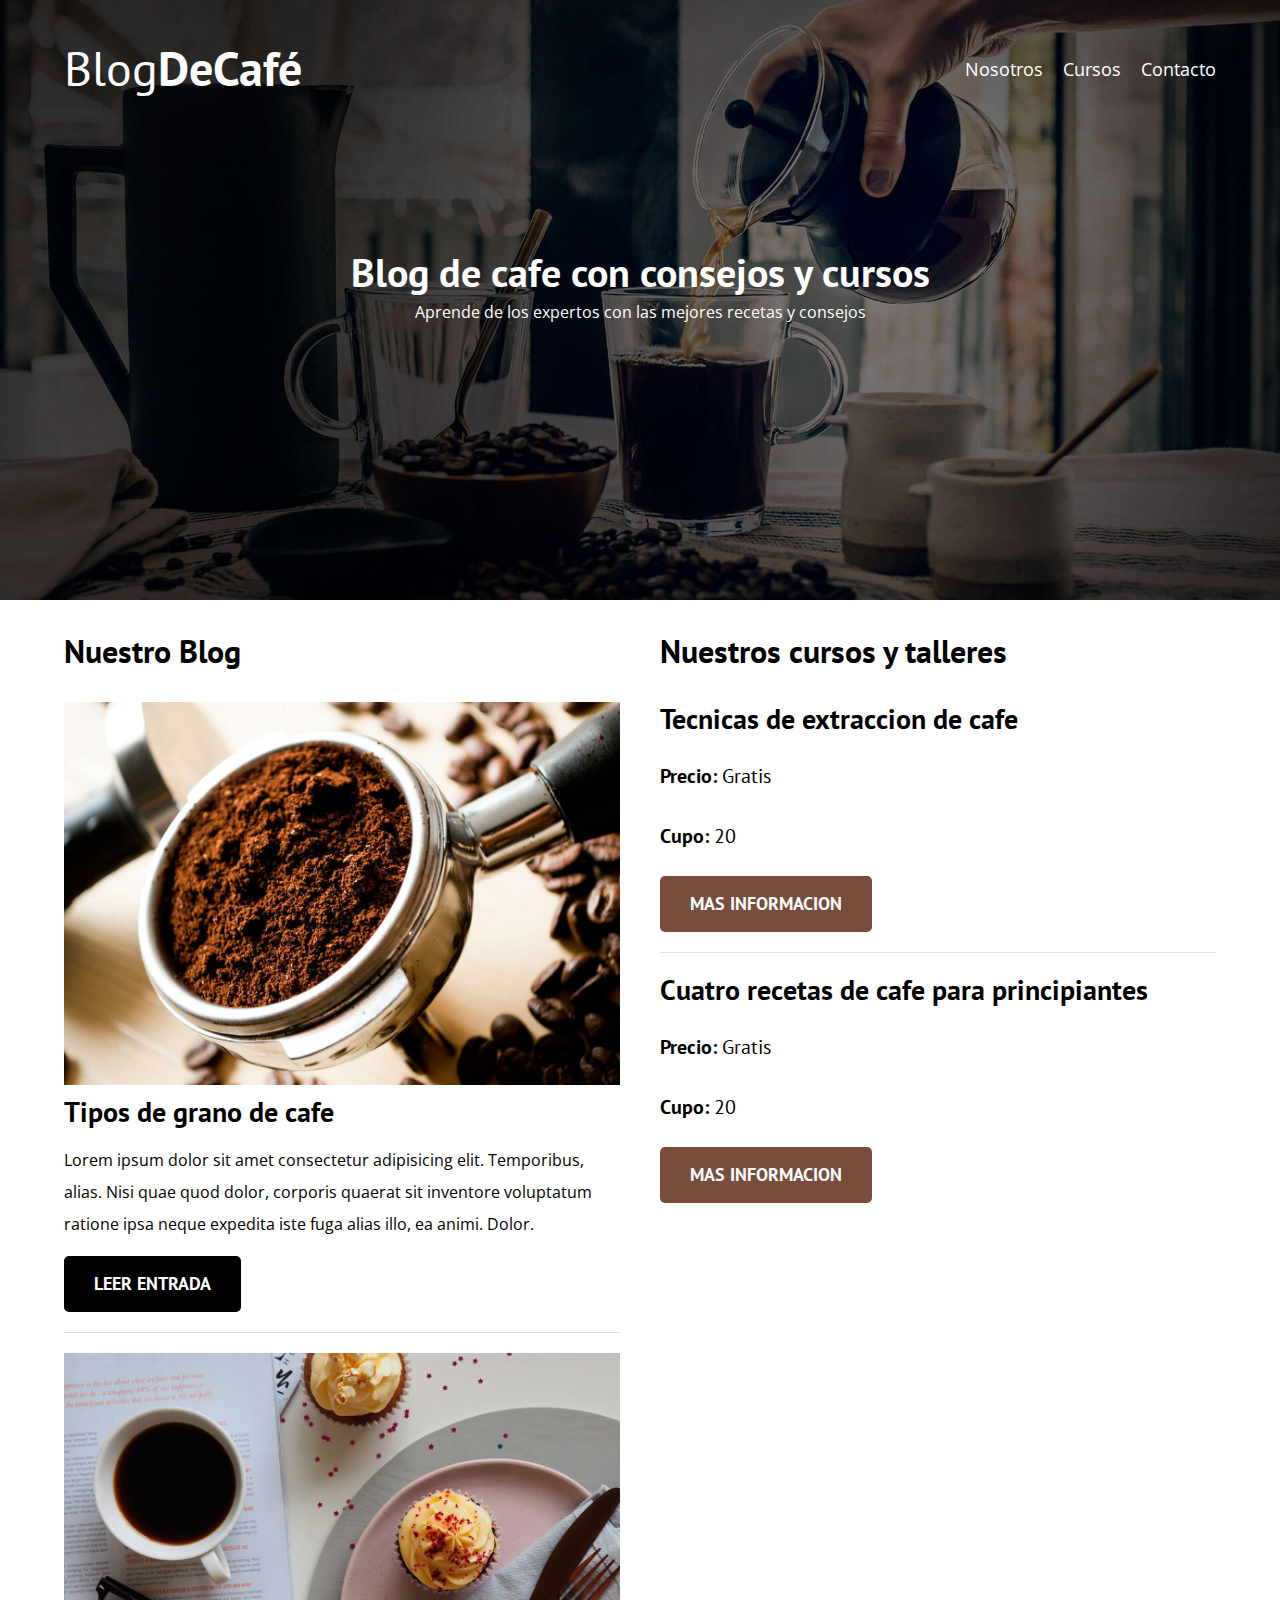
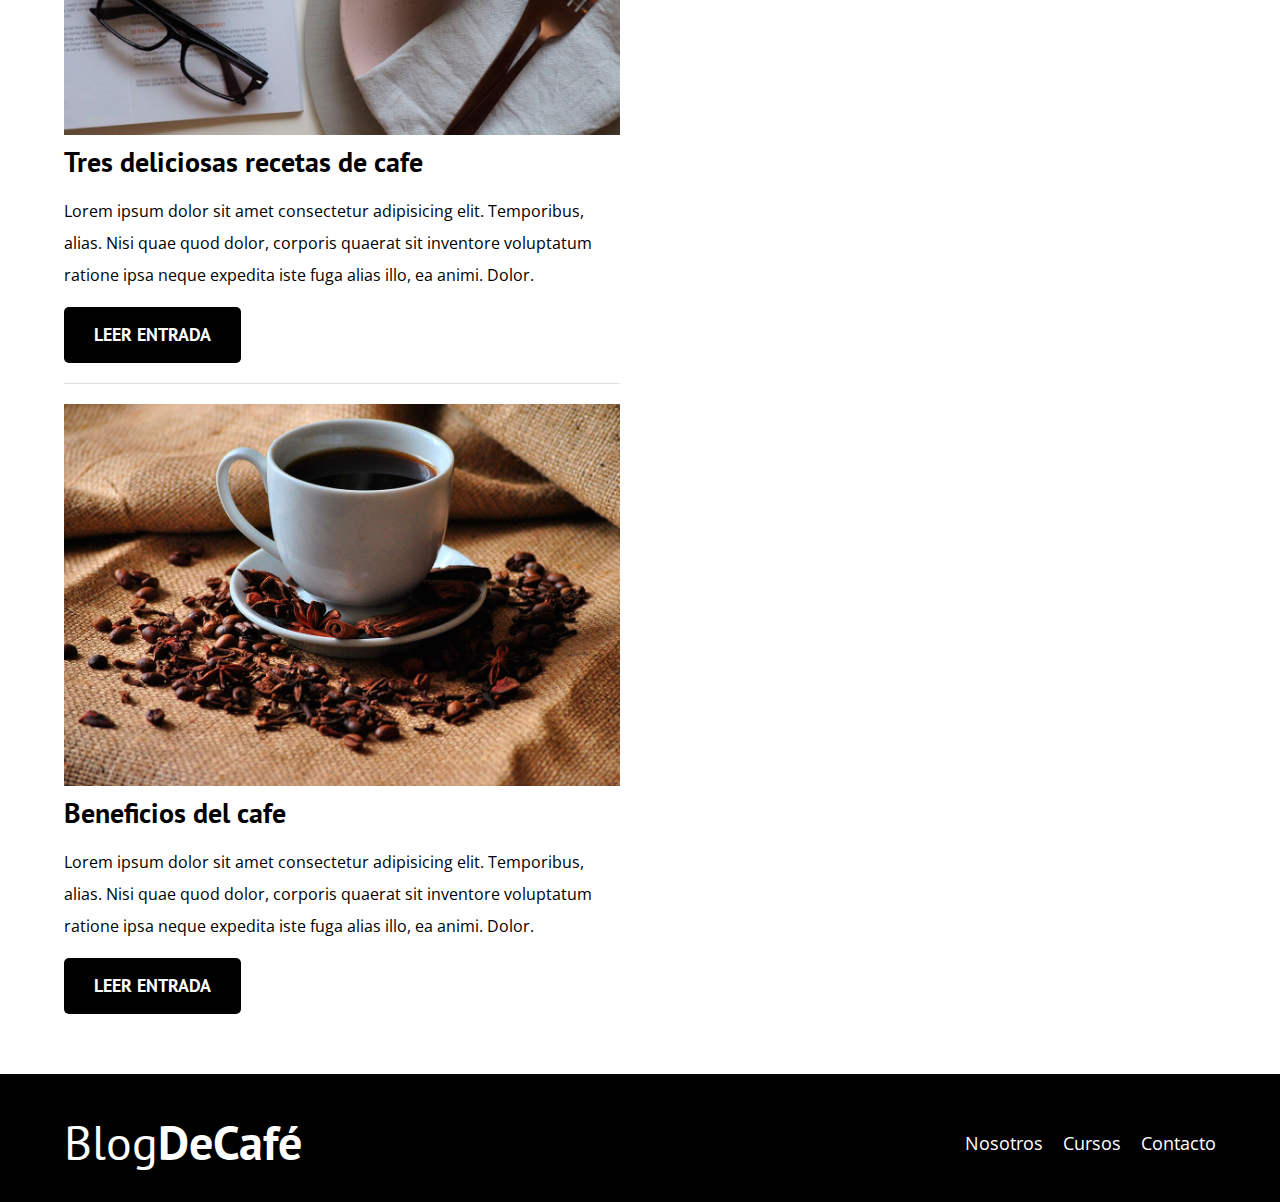
<file: BlogCafe/index.html>
<!DOCTYPE html>
<html lang="en">
<head>
    <meta charset="UTF-8">
    <meta name="viewport" content="width=device-width, initial-scale=1.0">
    <title>Blog de cafe</title>
    <link rel="stylesheet" href="CSS/normalize.css">
    <link rel="preconnect" href="https://fonts.googleapis.com">
    <link rel="preconnect" href="https://fonts.gstatic.com" crossorigin>
    <link href="https://fonts.googleapis.com/css2?family=Open+Sans:ital,wght@0,300..800;1,300..800&family=PT+Sans:ital,wght@0,400;0,700;1,400;1,700&display=swap" rel="stylesheet">
    <link rel="stylesheet" href="CSS/style.css">
</head>
<body>
    <header class= "header">
        <div class="contenedor">
            <div class="barra">
                <a href="index.html" class="logo">
                    <h1 class="logo__nombre no-margin centrar-texto">Blog<span class="logo__bold">DeCafé</span></h1>
                </a>
                <nav class="navegacion">
                    <a href="nosotros.html" class="navegacion__enlace">Nosotros</a>
                    <a href="cursos.html" class="navegacion__enlace">Cursos</a>
                    <a href="contacto.html" class="navegacion__enlace">Contacto</a>
                </nav>
            </div>
        </div>

        <div class="header__texto">
            <h2 class="no-margin">Blog de cafe con consejos y cursos</h2>
            <p class="no-margin">Aprende de los expertos con las mejores recetas y consejos</p>
        </div>
    </header>

    <div class="contenedor contenido-principal">
        <main class="blog">
            <h3>Nuestro Blog</h3>

            <article class="entrada">
                <div class="entrada__imagen">
                    <img src="img/blog1.jpg" alt="imagen blog">
                </div>

                <div class="entrada__contenido">
                    <h4 class="no-margin">Tipos de grano de cafe</h4>
                    <p>Lorem ipsum dolor sit amet consectetur adipisicing elit. Temporibus, alias. 
                        Nisi quae quod dolor, corporis quaerat sit inventore voluptatum ratione ipsa neque expedita iste fuga alias illo, 
                        ea animi. Dolor.
                    </p>
                    <a href="entrada.html" class="boton boton--primario">Leer Entrada</a>
                </div>
            </article>
            <article class="entrada">
                <div class="entrada__imagen">
                    <img src="img/blog2.jpg" alt="imagen blog">
                </div>

                <div class="entrada__contenido">
                    <h4 class="no-margin">Tres deliciosas recetas de cafe</h4>
                    <p>Lorem ipsum dolor sit amet consectetur adipisicing elit. Temporibus, alias. 
                        Nisi quae quod dolor, corporis quaerat sit inventore voluptatum ratione ipsa neque expedita iste fuga alias illo, 
                        ea animi. Dolor.
                    </p>
                    <a href="entrada.html" class="boton boton--primario">Leer Entrada</a>
                </div>
            </article>
            <article class="entrada">
                <div class="entrada__imagen">
                    <img src="img/blog3.jpg" alt="imagen blog">
                </div>

                <div class="entrada__contenido">
                    <h4 class="no-margin">Beneficios del cafe</h4>
                    <p>Lorem ipsum dolor sit amet consectetur adipisicing elit. Temporibus, alias. 
                        Nisi quae quod dolor, corporis quaerat sit inventore voluptatum ratione ipsa neque expedita iste fuga alias illo, 
                        ea animi. Dolor.
                    </p>
                    <a href="entrada.html" class="boton boton--primario">Leer Entrada</a>
                </div>
            </article>
        </main>
        <aside class="sidebar">
            <h3>Nuestros cursos y talleres</h3>

            <ul class="cursos no-padding">
                <li class="widget-curso">
                    <h4 class="no-margin">Tecnicas de extraccion de cafe</h4>
                    <p class="widget-curso__label">Precio: <span class="widget-curso__info">Gratis</span></p>
                    <p class="widget-curso__label">Cupo: <span class="widget-curso__info">20</span></p>
                    <a href="entrada.html" class="boton boton--secundario">Mas informacion</a>
                </li>
                <li class="widget-curso">
                    <h4 class="no-margin">Cuatro recetas de cafe para principiantes</h4>
                    <p class="widget-curso__label">Precio: <span class="widget-curso__info">Gratis</span></p>
                    <p class="widget-curso__label">Cupo: <span class="widget-curso__info">20</span></p>
                    <a href="entrada.html" class="boton boton--secundario">Mas informacion</a>
                </li>
            </ul>
        </aside>
    </div>

    <footer class="footer">
        <div class="contenedor">
            <div class="barra">
                <a href="index.html" class="logo">
                    <h1 class="logo__nombre no-margin centrar-texto">Blog<span class="logo__bold">DeCafé</span></h1>
                </a>
                <nav class="navegacion">
                    <a href="nosotros.html" class="navegacion__enlace">Nosotros</a>
                    <a href="cursos.html" class="navegacion__enlace">Cursos</a>
                    <a href="contacto.html" class="navegacion__enlace">Contacto</a>
                </nav>
            </div> 
        </div>
    </footer>
</body>
</html>
</file>
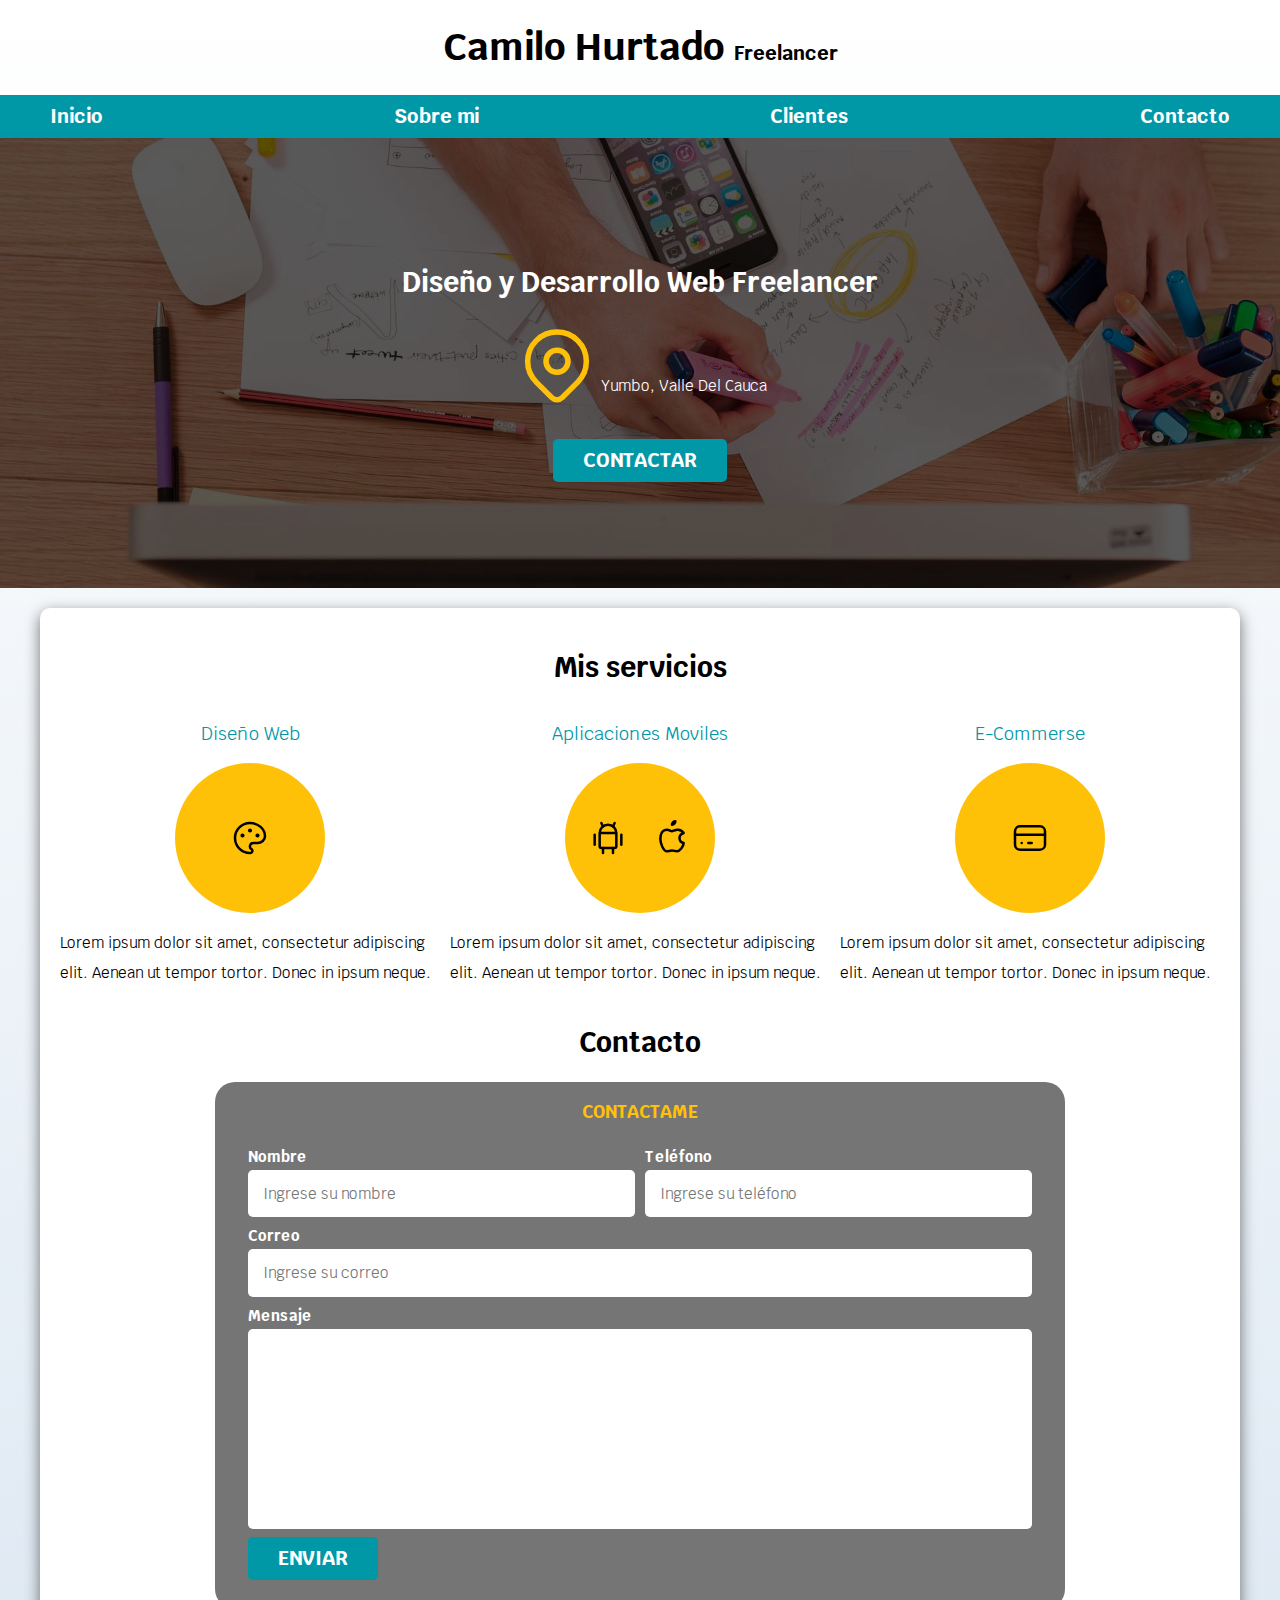
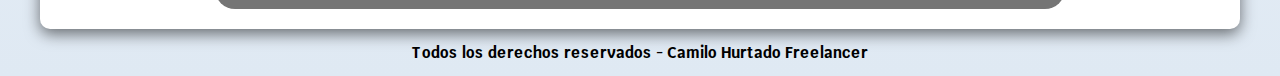
<file: Freelancer/index.html>
<!DOCTYPE html>
<html lang="en">
<head>
    <meta charset="UTF-8">
    <meta http-equiv="X-UA-Compatible" content="IE=edge">
    <meta name="viewport" content="width=device-width, initial-scale=1.0">
    <title>Diseñador Freelancer</title>
    <link rel="preload" href="CSS/normalize.css" as="style">
    <link rel="stylesheet" href="CSS/normalize.css">
    <link href="https://fonts.googleapis.com/css2?family=Krub:wght@400;700&display=swap" rel="stylesheet">
    <link rel="preload" href="CSS/style.css" as="style">
    <link rel="stylesheet" href="CSS/style.css">
</head>
<body>
    <header>
        <h1 class="titulo">Camilo Hurtado <span>Freelancer</span></h1>
    </header>

    <div class="nav-bg">
        <nav class="navegacion-principal contenedor">
            <a href="#">Inicio</a>
            <a href="nosotros.html">Sobre mi</a>
            <a href="#">Clientes</a>
            <a href="#">Contacto</a>
        </nav>
    </div>

    <section class="hero">
        <div class="contenido-hero">
            <h2>Diseño y Desarrollo Web <span>Freelancer</span></h2>
        
            <div class="ubicacion">
                <svg xmlns="http://www.w3.org/2000/svg" class="icon icon-tabler icon-tabler-map-pin" width="88" height="88" viewBox="0 0 24 24" stroke-width="1.5" stroke="#ffc107" fill="none" stroke-linecap="round" stroke-linejoin="round">
                    <path stroke="none" d="M0 0h24v24H0z" fill="none"/>
                    <circle cx="12" cy="11" r="3" />
                    <path d="M17.657 16.657l-4.243 4.243a2 2 0 0 1 -2.827 0l-4.244 -4.243a8 8 0 1 1 11.314 0z" />
                </svg>
                <p>Yumbo, Valle Del Cauca</p>
            </div>
    
            <a class="boton" href="#">Contactar</a>
        </div>
    </section>

    <main class="contenedor sombra">
        <h2>Mis servicios</h2>

        <div class="servicios">
            <section class="servicio">
                <h3>Diseño Web</h3>

                <div class="iconos">
                    <svg xmlns="http://www.w3.org/2000/svg" class="icon icon-tabler icon-tabler-palette" width="40" height="40" viewBox="0 0 24 24" stroke-width="1.5" stroke="#000000" fill="none" stroke-linecap="round" stroke-linejoin="round">
                        <path stroke="none" d="M0 0h24v24H0z" fill="none"/>
                        <path d="M12 21a9 9 0 1 1 0 -18a9 8 0 0 1 9 8a4.5 4 0 0 1 -4.5 4h-2.5a2 2 0 0 0 -1 3.75a1.3 1.3 0 0 1 -1 2.25" />
                        <circle cx="7.5" cy="10.5" r=".5" fill="currentColor" />
                        <circle cx="12" cy="7.5" r=".5" fill="currentColor" />
                        <circle cx="16.5" cy="10.5" r=".5" fill="currentColor" />
                    </svg>
                </div>

                <p>Lorem ipsum dolor sit amet, consectetur adipiscing elit. 
                Aenean ut tempor tortor. Donec in ipsum neque.</p>
            </section>

            <section class="servicio">
                <h3>Aplicaciones Moviles</h3>

                <div class="iconos">
                    <svg xmlns="http://www.w3.org/2000/svg" class="icon icon-tabler icon-tabler-brand-android" width="40" height="40" viewBox="0 0 24 24" stroke-width="1.5" stroke="#000000" fill="none" stroke-linecap="round" stroke-linejoin="round">
                        <path stroke="none" d="M0 0h24v24H0z" fill="none"/>
                        <line x1="4" y1="10" x2="4" y2="16" />
                        <line x1="20" y1="10" x2="20" y2="16" />
                        <path d="M7 9h10v8a1 1 0 0 1 -1 1h-8a1 1 0 0 1 -1 -1v-8a5 5 0 0 1 10 0" />
                        <line x1="8" y1="3" x2="9" y2="5" />
                        <line x1="16" y1="3" x2="15" y2="5" />
                        <line x1="9" y1="18" x2="9" y2="21" />
                        <line x1="15" y1="18" x2="15" y2="21" />
                    </svg>
                    <svg xmlns="http://www.w3.org/2000/svg" class="icon icon-tabler icon-tabler-brand-apple" width="40" height="40" viewBox="0 0 24 24" stroke-width="1.5" stroke="#000000" fill="none" stroke-linecap="round" stroke-linejoin="round">
                        <path stroke="none" d="M0 0h24v24H0z" fill="none"/>
                        <path d="M9 7c-3 0 -4 3 -4 5.5c0 3 2 7.5 4 7.5c1.088 -.046 1.679 -.5 3 -.5c1.312 0 1.5 .5 3 .5s4 -3 4 -5c-.028 -.01 -2.472 -.403 -2.5 -3c-.019 -2.17 2.416 -2.954 2.5 -3c-1.023 -1.492 -2.951 -1.963 -3.5 -2c-1.433 -.111 -2.83 1 -3.5 1c-.68 0 -1.9 -1 -3 -1z" />
                        <path d="M12 4a2 2 0 0 0 2 -2a2 2 0 0 0 -2 2" />
                    </svg>
                </div>

                <p>Lorem ipsum dolor sit amet, consectetur adipiscing elit. 
                Aenean ut tempor tortor. Donec in ipsum neque.</p>
            </section>

            <section class="servicio">
                <h3>E-Commerse</h3>

                <div class="iconos">
                    <svg xmlns="http://www.w3.org/2000/svg" class="icon icon-tabler icon-tabler-credit-card" width="40" height="40" viewBox="0 0 24 24" stroke-width="1.5" stroke="#000000" fill="none" stroke-linecap="round" stroke-linejoin="round">
                        <path stroke="none" d="M0 0h24v24H0z" fill="none"/>
                        <rect x="3" y="5" width="18" height="14" rx="3" />
                        <line x1="3" y1="10" x2="21" y2="10" />
                        <line x1="7" y1="15" x2="7.01" y2="15" />
                        <line x1="11" y1="15" x2="13" y2="15" />
                    </svg>
                </div>

                <p>Lorem ipsum dolor sit amet, consectetur adipiscing elit. 
                Aenean ut tempor tortor. Donec in ipsum neque.</p>
            </section>
        </div> <!--Cierre de clase de servicios-->
    
    
        <section>
            <h2>Contacto</h2>

            <form class="formulario">
                <fieldset>
                    <legend>Contactame</legend>

                    <div class="contenedor-campos">
                        <div class="campo">
                            <label>Nombre</label>
                            <input class="input-text" type="text" placeholder="Ingrese su nombre">
                        </div>

                        <div class="campo">
                            <label>Teléfono</label>
                            <input class="input-text" type="tel" placeholder="Ingrese su teléfono">
                        </div>

                        <div class="campo">
                            <label>Correo</label>
                            <input class="input-text" type="email" placeholder="Ingrese su correo">
                        </div>

                        <div class="campo">
                            <label>Mensaje</label>
                            <textarea class="input-text"></textarea>
                        </div>
                    </div> <!--contenedor campos-->

                    <div class="alinear-derecha flex">
                        <input class="boton w-small-100" type="submit" value="Enviar">
                    </div>
                </fieldset>
            </form>
        </section>
    </main>

    <footer class="footer">
        <p>Todos los derechos reservados - Camilo Hurtado Freelancer</p>
    </footer>
</body>
</html>
</file>
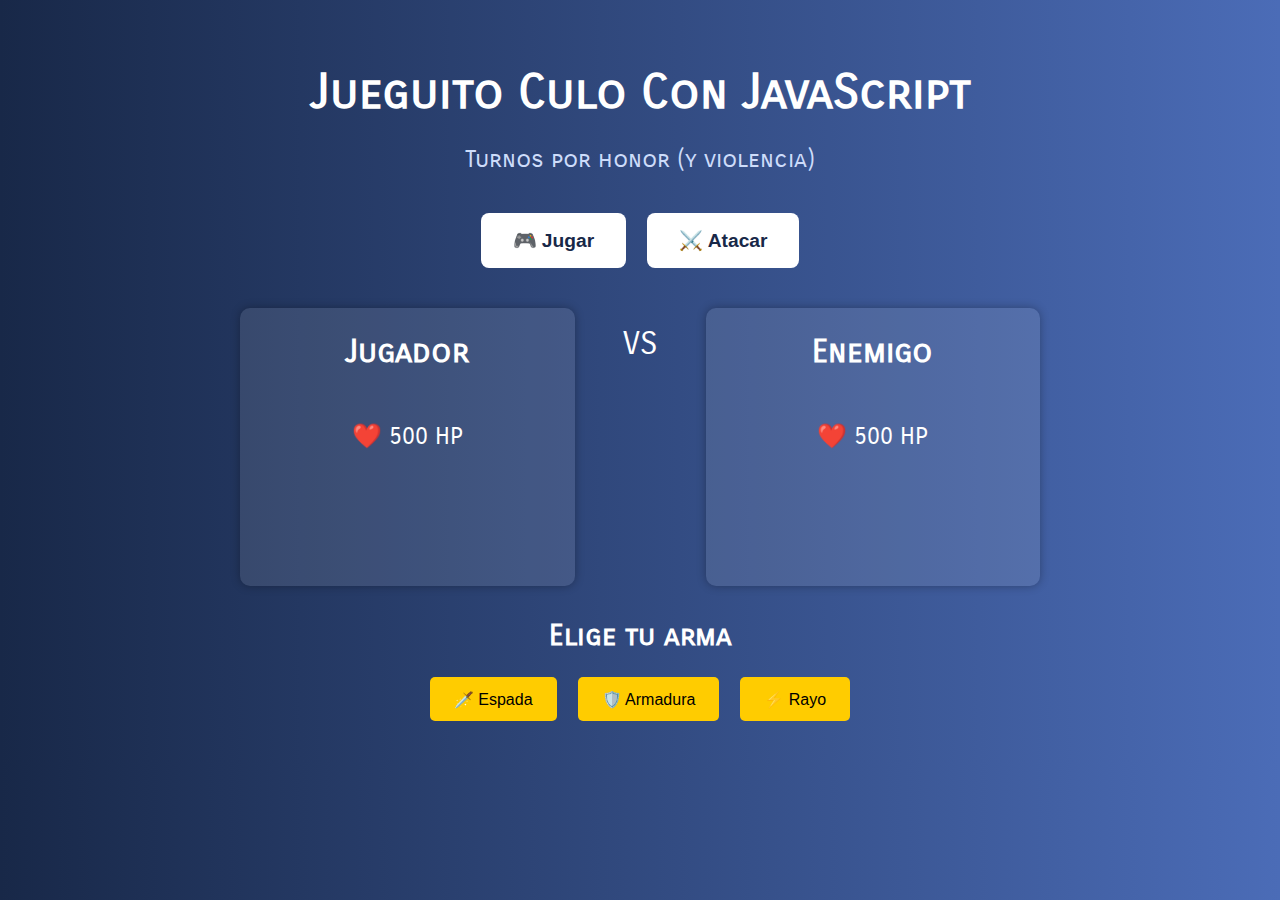
<file: Juego Culo/index.html>
<!DOCTYPE html>
<html lang="en">
<head>
    <meta charset="UTF-8">
    <meta name="viewport" content="width=device-width, initial-scale=1.0">
    <title>Juego de Turnos</title>
    <link href="https://fonts.googleapis.com/css2?family=Carrois+Gothic+SC&display=swap" rel="stylesheet">
    <link rel="stylesheet" href="css/style.css">
</head>
<body>

    <div class="container">
        <h1>Jueguito Culo Con JavaScript</h1>
        <p class="subtitulo">Turnos por honor (y violencia)</p>
    
        <p id="estadoJuego" class="mensaje-arma"></p>
        <p id="mensajeCritico" class="mensaje-arma fade-target"></p> <!-- Agrega clase objetivo de fade -->
    
        <div class="panel-control">
            <button id="btnJugar">🎮 Jugar</button>
            <button id="btnAtacar">⚔️ Atacar</button>
        </div>
    
        <div class="campo-batalla">
            <div class="tarjeta" id="tarjetaJugador"> <!-- ID para aplicar temblor si el jugador recibe critico     -->
                <h2 id="nombreJugador">Jugador</h2>
                <p>❤️ <span id="vidaJugador">500</span> HP</p>
                <p id="armaJugador" class="mensaje-arma"></p>
                <p id="mensajeCriticoJugador"></p>
            </div>
    
            <div class="vs">VS</div>
    
            <div class="tarjeta enemigo" id="tarjetaEnemigo"> <!-- ID para aplicar temblor si el enemigo recibe critico-->
                <h2 id="nombreEnemigo">Enemigo</h2>
                <p>❤️ <span id="vidaEnemigo">500</span> HP</p>
                <p id="armaEnemigoElegida" class="mensaje-arma"></p>
                <p id="mensajeCriticoEnemigo"></p>
            </div>
        </div>
    
        <div class="panel-armas">
            <h3>Elige tu arma</h3>
            <button id="btnEspada">🗡️ Espada</button>
            <button id="btnSalud">🛡️ Armadura</button>
            <button id="btnRayo">⚡ Rayo</button>
        </div>
    </div>    

    <script src="js/scriptJuego.js"></script>
    <script src="js/practica.js"></script>
</body>
</html>
</file>
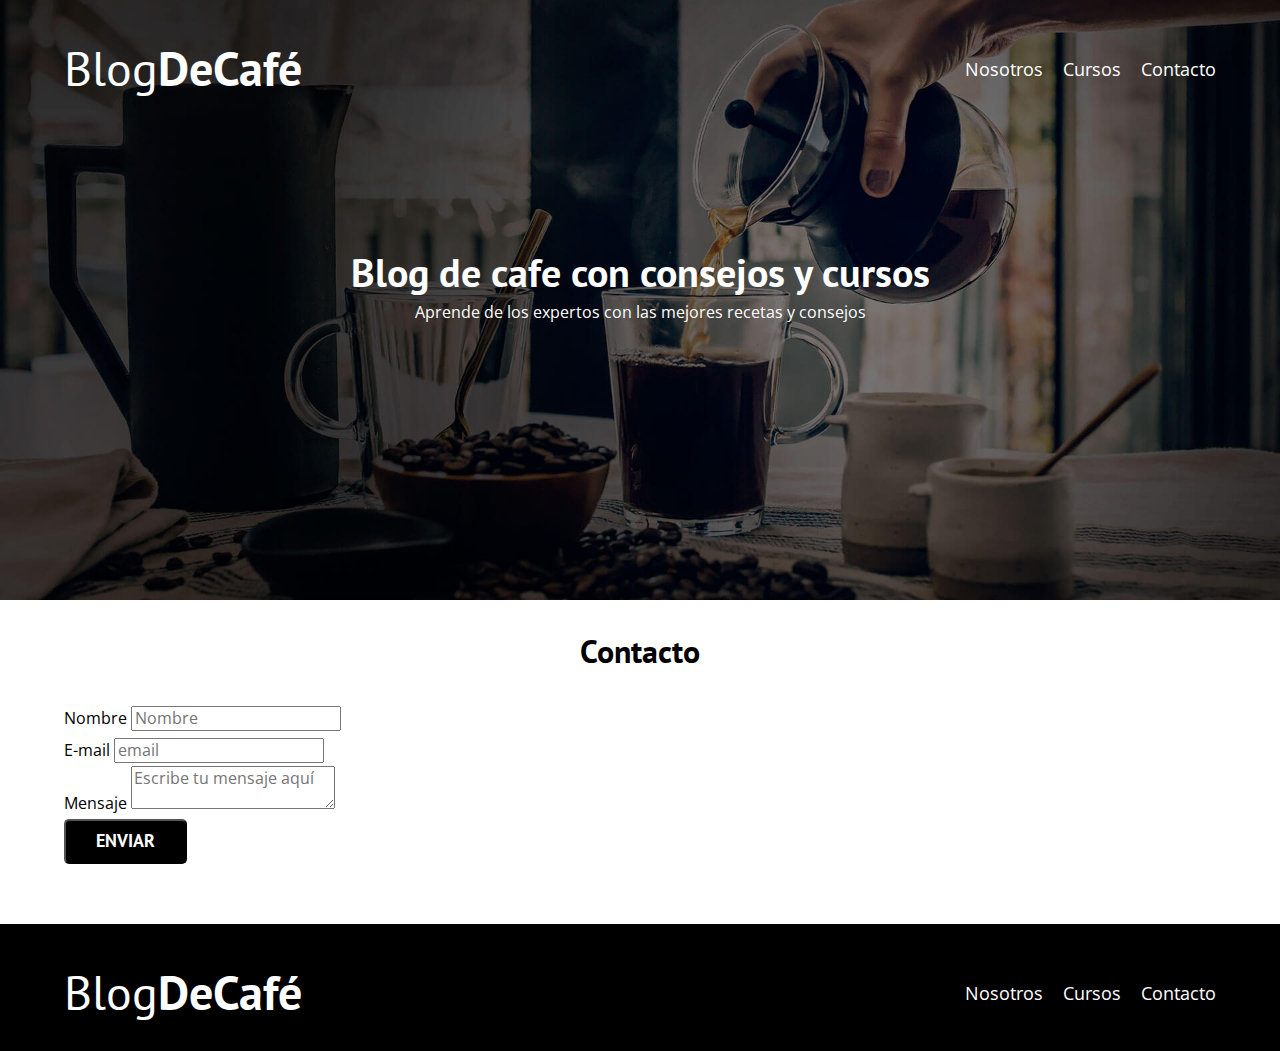
<file: BlogCafe/contacto.html>
<!DOCTYPE html>
<html lang="en">
<head>
    <meta charset="UTF-8">
    <meta name="viewport" content="width=device-width, initial-scale=1.0">
    <title>Blog de cafe</title>
    <link rel="stylesheet" href="CSS/normalize.css">
    <link rel="preconnect" href="https://fonts.googleapis.com">
    <link rel="preconnect" href="https://fonts.gstatic.com" crossorigin>
    <link href="https://fonts.googleapis.com/css2?family=Open+Sans:ital,wght@0,300..800;1,300..800&family=PT+Sans:ital,wght@0,400;0,700;1,400;1,700&display=swap" rel="stylesheet">
    <link rel="stylesheet" href="CSS/style.css">
</head>
<body>
    <header class= "header">
        <div class="contenedor">
            <div class="barra">
                <a href="index.html" class="logo">
                    <h1 class="logo__nombre no-margin centrar-texto">Blog<span class="logo__bold">DeCafé</span></h1>
                </a>
                <nav class="navegacion">
                    <a href="nosotros.html" class="navegacion__enlace">Nosotros</a>
                    <a href="cursos.html" class="navegacion__enlace">Cursos</a>
                    <a href="contacto.html" class="navegacion__enlace">Contacto</a>
                </nav>
            </div>
        </div>

        <div class="header__texto">
            <h2 class="no-margin">Blog de cafe con consejos y cursos</h2>
            <p class="no-margin">Aprende de los expertos con las mejores recetas y consejos</p>
        </div>
    </header>

    <main class="contenedor">
        <h3 class="centrar-texto">Contacto</h3>

        <div class="contacto-bg"></div>

        <form class="formulario" action="#">
            <div class="campo">
                <label for="nombre">Nombre</label>
                <input type="text" placeholder="Nombre" id="nombre" required>
            </div>
            <div class="campo">
                <label for="email">E-mail</label>
                <input type="email" placeholder="email" id="email" required>
            </div>
            <div class="campo">
                <label for="mensaje">Mensaje</label>
                <textarea id="mensaje" placeholder="Escribe tu mensaje aquí" required></textarea>
            </div>

            <div class="campo">
                <input type="submit" value="Enviar" class="boton boton--primario">
            </div>
        </form>
    </main>

    <footer class="footer">
        <div class="contenedor">
            <div class="barra">
                <a href="index.html" class="logo">
                    <h1 class="logo__nombre no-margin centrar-texto">Blog<span class="logo__bold">DeCafé</span></h1>
                </a>
                <nav class="navegacion">
                    <a href="nosotros.html" class="navegacion__enlace">Nosotros</a>
                    <a href="cursos.html" class="navegacion__enlace">Cursos</a>
                    <a href="contacto.html" class="navegacion__enlace">Contacto</a>
                </nav>
            </div> 
        </div>
    </footer>
</body>
</html>
</file>
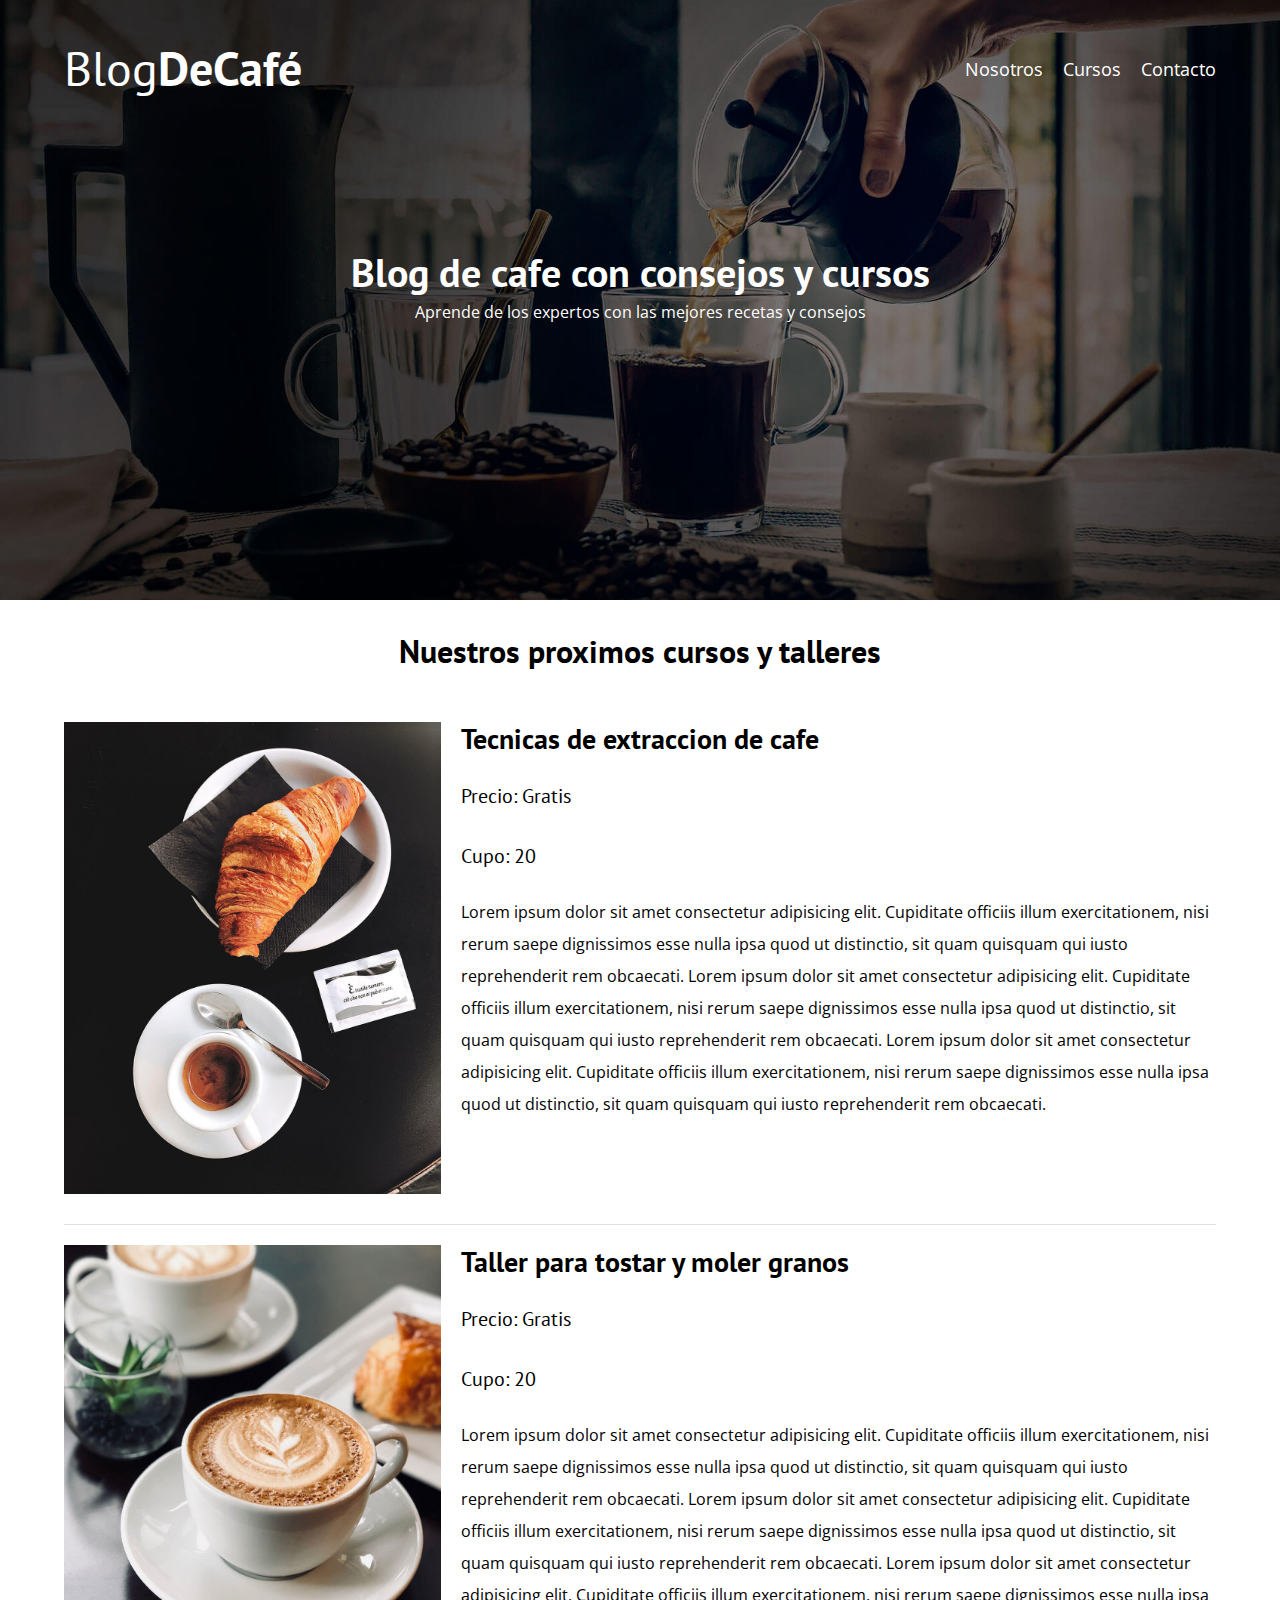
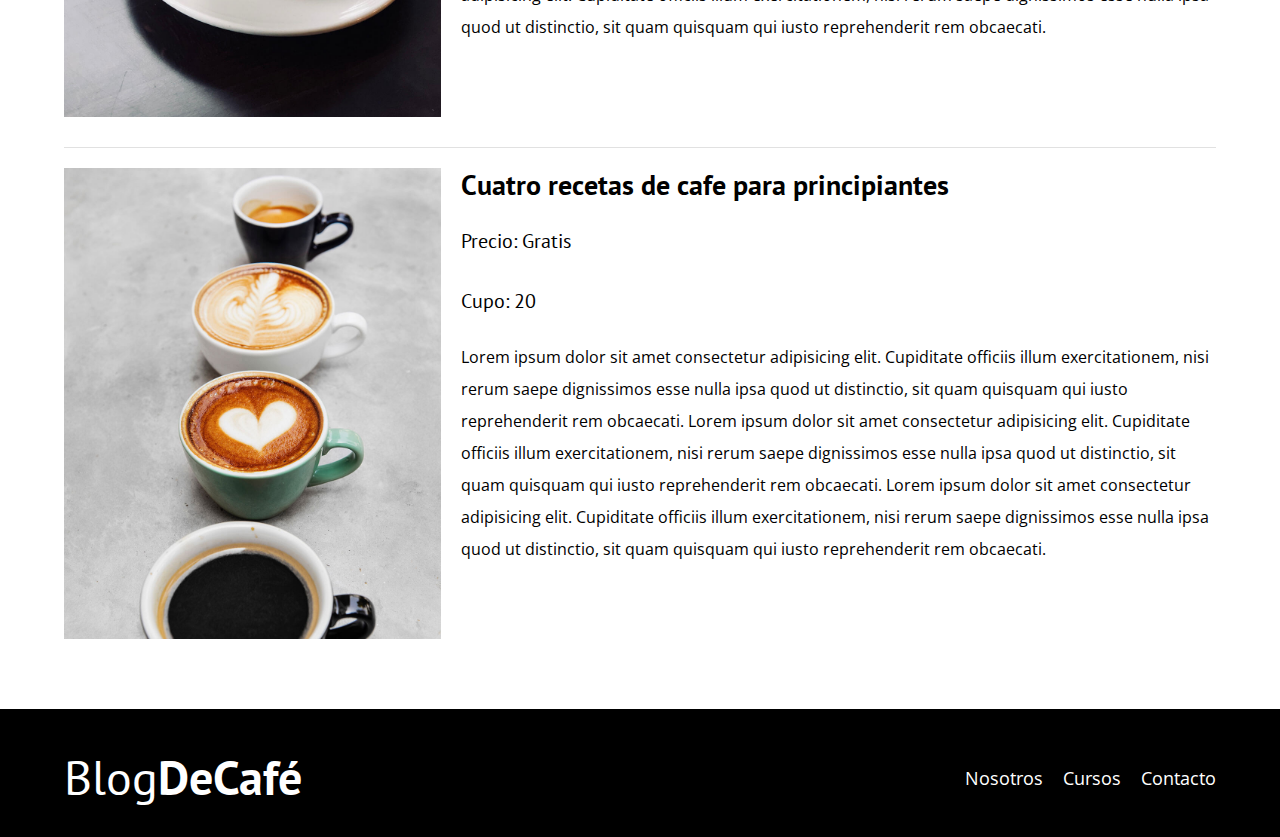
<file: BlogCafe/cursos.html>
<!DOCTYPE html>
<html lang="en">
<head>
    <meta charset="UTF-8">
    <meta name="viewport" content="width=device-width, initial-scale=1.0">
    <title>Blog de cafe</title>
    <link rel="stylesheet" href="CSS/normalize.css">
    <link rel="preconnect" href="https://fonts.googleapis.com">
    <link rel="preconnect" href="https://fonts.gstatic.com" crossorigin>
    <link href="https://fonts.googleapis.com/css2?family=Open+Sans:ital,wght@0,300..800;1,300..800&family=PT+Sans:ital,wght@0,400;0,700;1,400;1,700&display=swap" rel="stylesheet">
    <link rel="stylesheet" href="CSS/style.css">
</head>
<body>
    <header class= "header">
        <div class="contenedor">
            <div class="barra">
                <a href="index.html" class="logo">
                    <h1 class="logo__nombre no-margin centrar-texto">Blog<span class="logo__bold">DeCafé</span></h1>
                </a>
                <nav class="navegacion">
                    <a href="nosotros.html" class="navegacion__enlace">Nosotros</a>
                    <a href="cursos.html" class="navegacion__enlace">Cursos</a>
                    <a href="contacto.html" class="navegacion__enlace">Contacto</a>
                </nav>
            </div>
        </div>

        <div class="header__texto">
            <h2 class="no-margin">Blog de cafe con consejos y cursos</h2>
            <p class="no-margin">Aprende de los expertos con las mejores recetas y consejos</p>
        </div>
    </header>

    <main class="contenedor">
        <h3 class="centrar-texto">Nuestros proximos cursos y talleres</h3>

        <div class="curso">
            <div class="curso__imagen">
                <img src="img/curso1.jpg" alt="iamgen curso 1">
            </div>
            
            <div class="curso__informacion">
                <h4 class="no-margin">Tecnicas de extraccion de cafe</h4>
                <p class="curso__label">Precio: <span class="curso__info">Gratis</span></p>
                <p class="curso__label">Cupo: <span class="curso__info">20</span></p>
                <p class="curso__descripcion">
                    Lorem ipsum dolor sit amet consectetur adipisicing elit. 
                    Cupiditate officiis illum exercitationem, nisi rerum saepe 
                    dignissimos esse nulla ipsa quod ut distinctio, 
                    sit quam quisquam qui iusto reprehenderit rem obcaecati.
                    Lorem ipsum dolor sit amet consectetur adipisicing elit. 
                    Cupiditate officiis illum exercitationem, nisi rerum saepe 
                    dignissimos esse nulla ipsa quod ut distinctio, 
                    sit quam quisquam qui iusto reprehenderit rem obcaecati.
                    Lorem ipsum dolor sit amet consectetur adipisicing elit. 
                    Cupiditate officiis illum exercitationem, nisi rerum saepe 
                    dignissimos esse nulla ipsa quod ut distinctio, 
                    sit quam quisquam qui iusto reprehenderit rem obcaecati.
                </p>
            </div><!-- Fin curso__informacion -->
        </div><!-- Fin curso -->

        <div class="curso">
            <div class="curso__imagen">
                <img src="img/curso2.jpg" alt="iamgen curso 1">
            </div>
            
            <div class="curso__informacion">
                <h4 class="no-margin">Taller para tostar y moler granos</h4>
                <p class="curso__label">Precio: <span class="curso__info">Gratis</span></p>
                <p class="curso__label">Cupo: <span class="curso__info">20</span></p>
                <p class="curso__descripcion">
                    Lorem ipsum dolor sit amet consectetur adipisicing elit. 
                    Cupiditate officiis illum exercitationem, nisi rerum saepe 
                    dignissimos esse nulla ipsa quod ut distinctio, 
                    sit quam quisquam qui iusto reprehenderit rem obcaecati.
                    Lorem ipsum dolor sit amet consectetur adipisicing elit. 
                    Cupiditate officiis illum exercitationem, nisi rerum saepe 
                    dignissimos esse nulla ipsa quod ut distinctio, 
                    sit quam quisquam qui iusto reprehenderit rem obcaecati.
                    Lorem ipsum dolor sit amet consectetur adipisicing elit. 
                    Cupiditate officiis illum exercitationem, nisi rerum saepe 
                    dignissimos esse nulla ipsa quod ut distinctio, 
                    sit quam quisquam qui iusto reprehenderit rem obcaecati.
                </p>
            </div><!-- Fin curso__informacion -->
        </div><!-- Fin curso -->

        <div class="curso">
            <div class="curso__imagen">
                <img src="img/curso3.jpg" alt="iamgen curso 1">
            </div>
            
            <div class="curso__informacion">
                <h4 class="no-margin">Cuatro recetas de cafe para principiantes</h4>
                <p class="curso__label">Precio: <span class="curso__info">Gratis</span></p>
                <p class="curso__label">Cupo: <span class="curso__info">20</span></p>
                <p class="curso__descripcion">
                    Lorem ipsum dolor sit amet consectetur adipisicing elit. 
                    Cupiditate officiis illum exercitationem, nisi rerum saepe 
                    dignissimos esse nulla ipsa quod ut distinctio, 
                    sit quam quisquam qui iusto reprehenderit rem obcaecati.
                    Lorem ipsum dolor sit amet consectetur adipisicing elit. 
                    Cupiditate officiis illum exercitationem, nisi rerum saepe 
                    dignissimos esse nulla ipsa quod ut distinctio, 
                    sit quam quisquam qui iusto reprehenderit rem obcaecati.
                    Lorem ipsum dolor sit amet consectetur adipisicing elit. 
                    Cupiditate officiis illum exercitationem, nisi rerum saepe 
                    dignissimos esse nulla ipsa quod ut distinctio, 
                    sit quam quisquam qui iusto reprehenderit rem obcaecati.
                </p>
            </div><!-- Fin curso__informacion -->
        </div><!-- Fin curso -->
    </main>

    <footer class="footer">
        <div class="contenedor">
            <div class="barra">
                <a href="index.html" class="logo">
                    <h1 class="logo__nombre no-margin centrar-texto">Blog<span class="logo__bold">DeCafé</span></h1>
                </a>
                <nav class="navegacion">
                    <a href="nosotros.html" class="navegacion__enlace">Nosotros</a>
                    <a href="cursos.html" class="navegacion__enlace">Cursos</a>
                    <a href="contacto.html" class="navegacion__enlace">Contacto</a>
                </nav>
            </div> 
        </div>
    </footer>
</body>
</html>
</file>
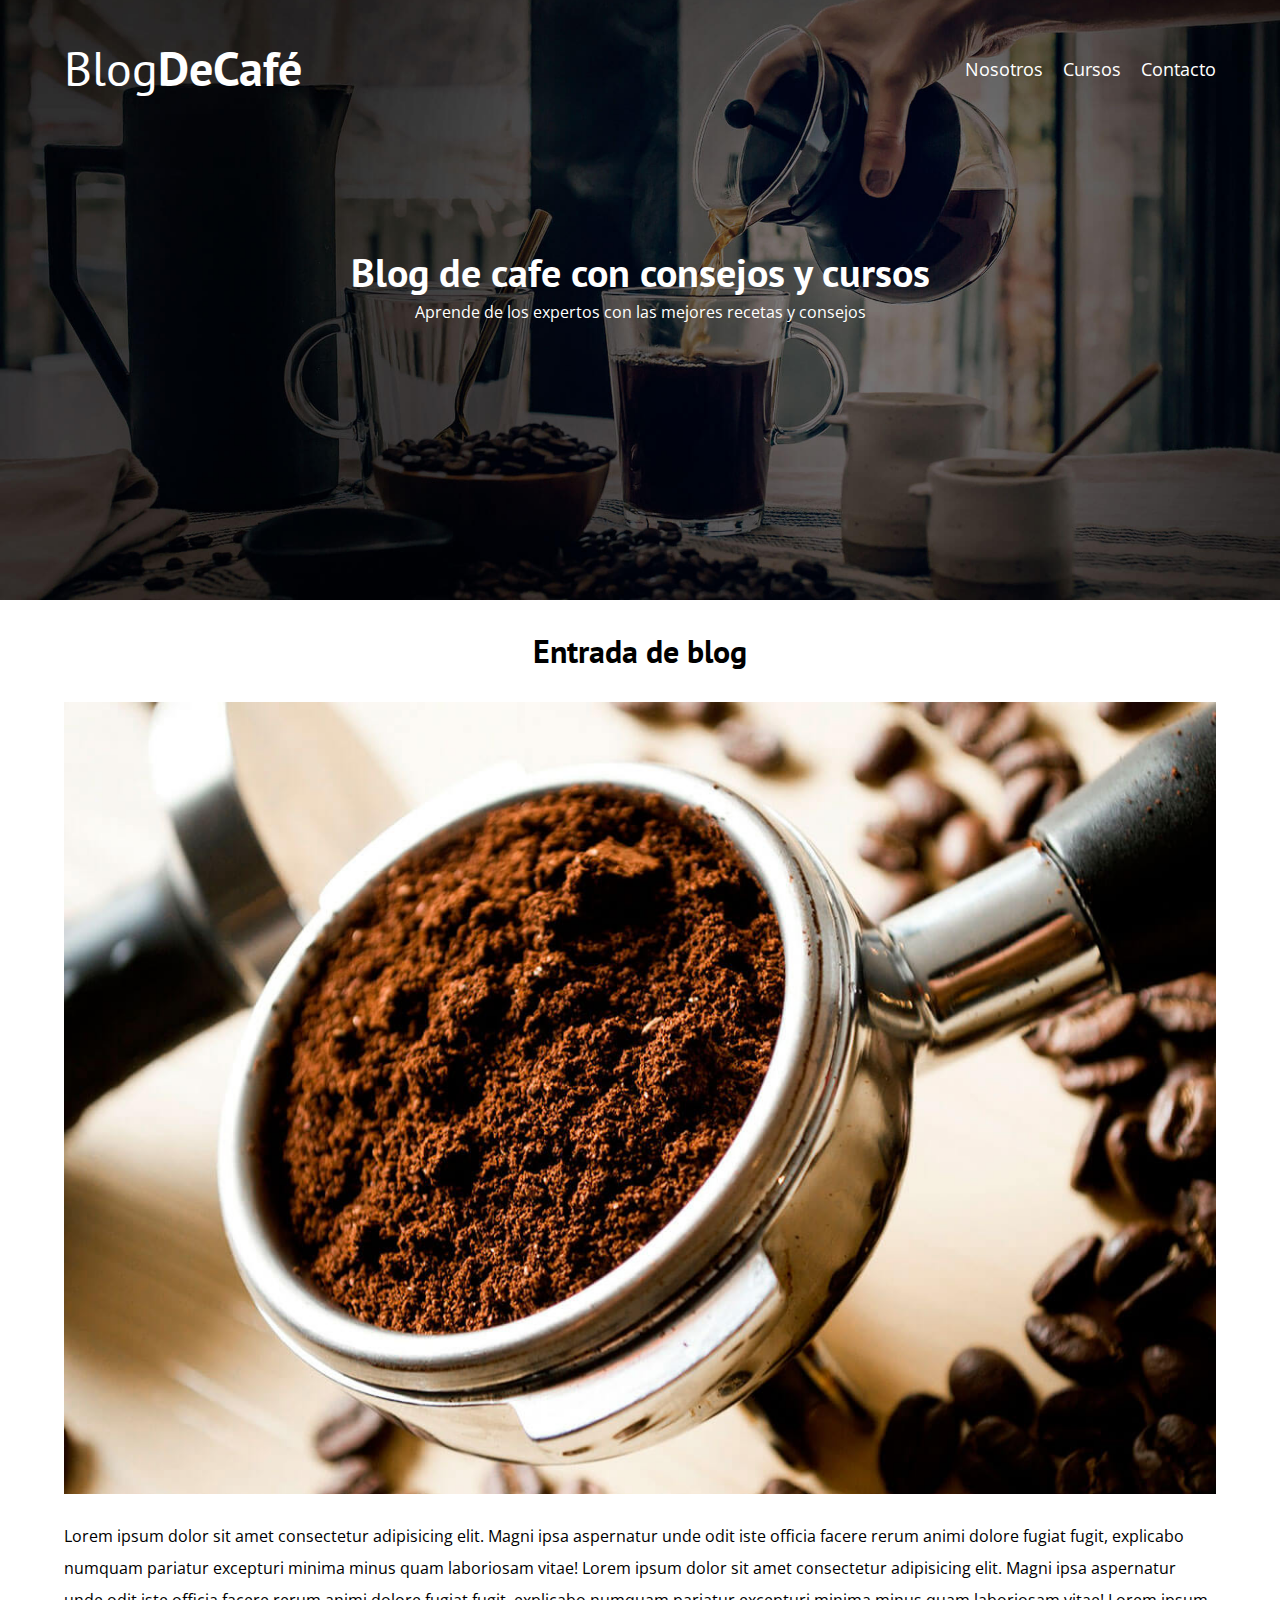
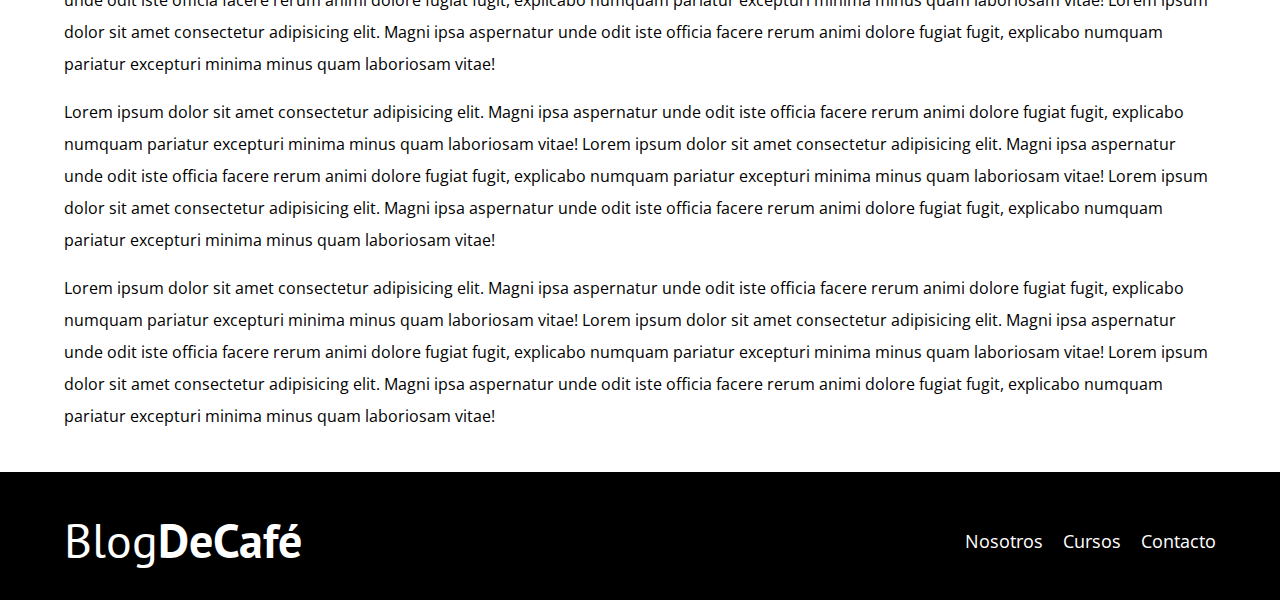
<file: BlogCafe/entrada.html>
<!DOCTYPE html>
<html lang="en">
<head>
    <meta charset="UTF-8">
    <meta name="viewport" content="width=device-width, initial-scale=1.0">
    <title>Blog de cafe</title>
    <link rel="stylesheet" href="CSS/normalize.css">
    <link rel="preconnect" href="https://fonts.googleapis.com">
    <link rel="preconnect" href="https://fonts.gstatic.com" crossorigin>
    <link href="https://fonts.googleapis.com/css2?family=Open+Sans:ital,wght@0,300..800;1,300..800&family=PT+Sans:ital,wght@0,400;0,700;1,400;1,700&display=swap" rel="stylesheet">
    <link rel="stylesheet" href="CSS/style.css">
</head>
<body>
    <header class= "header">
        <div class="contenedor">
            <div class="barra">
                <a href="index.html" class="logo">
                    <h1 class="logo__nombre no-margin centrar-texto">Blog<span class="logo__bold">DeCafé</span></h1>
                </a>
                <nav class="navegacion">
                    <a href="nosotros.html" class="navegacion__enlace">Nosotros</a>
                    <a href="cursos.html" class="navegacion__enlace">Cursos</a>
                    <a href="contacto.html" class="navegacion__enlace">Contacto</a>
                </nav>
            </div>
        </div>

        <div class="header__texto">
            <h2 class="no-margin">Blog de cafe con consejos y cursos</h2>
            <p class="no-margin">Aprende de los expertos con las mejores recetas y consejos</p>
        </div>
    </header>

    <main class="contenedor">
        <h3 class="centrar-texto">Entrada de blog</h3>

        <div class="entrada">
            <div class="entrada__imagen">
                <img src="img/blog1.jpg" alt="Entrada de blog">
            </div>
            <div class="entrada__texto">
                <p>Lorem ipsum dolor sit amet consectetur adipisicing elit. 
                Magni ipsa aspernatur unde odit iste officia facere rerum 
                animi dolore fugiat fugit, explicabo numquam pariatur excepturi 
                minima minus quam laboriosam vitae! Lorem ipsum dolor sit amet consectetur adipisicing elit. 
                Magni ipsa aspernatur unde odit iste officia facere rerum 
                animi dolore fugiat fugit, explicabo numquam pariatur excepturi 
                minima minus quam laboriosam vitae! Lorem ipsum dolor sit amet consectetur adipisicing elit. 
                Magni ipsa aspernatur unde odit iste officia facere rerum 
                animi dolore fugiat fugit, explicabo numquam pariatur excepturi 
                minima minus quam laboriosam vitae!</p>
                
                <p>Lorem ipsum dolor sit amet consectetur adipisicing elit. 
                Magni ipsa aspernatur unde odit iste officia facere rerum 
                animi dolore fugiat fugit, explicabo numquam pariatur excepturi 
                minima minus quam laboriosam vitae! Lorem ipsum dolor sit amet consectetur adipisicing elit. 
                Magni ipsa aspernatur unde odit iste officia facere rerum 
                animi dolore fugiat fugit, explicabo numquam pariatur excepturi 
                minima minus quam laboriosam vitae! Lorem ipsum dolor sit amet consectetur adipisicing elit. 
                Magni ipsa aspernatur unde odit iste officia facere rerum 
                animi dolore fugiat fugit, explicabo numquam pariatur excepturi 
                minima minus quam laboriosam vitae!</p>

                <p>Lorem ipsum dolor sit amet consectetur adipisicing elit. 
                Magni ipsa aspernatur unde odit iste officia facere rerum 
                animi dolore fugiat fugit, explicabo numquam pariatur excepturi 
                minima minus quam laboriosam vitae! Lorem ipsum dolor sit amet consectetur adipisicing elit. 
                Magni ipsa aspernatur unde odit iste officia facere rerum 
                animi dolore fugiat fugit, explicabo numquam pariatur excepturi 
                minima minus quam laboriosam vitae! Lorem ipsum dolor sit amet consectetur adipisicing elit. 
                Magni ipsa aspernatur unde odit iste officia facere rerum 
                animi dolore fugiat fugit, explicabo numquam pariatur excepturi 
                minima minus quam laboriosam vitae!</p>
            </div>
        </div>
    </main>

    <footer class="footer">
        <div class="contenedor">
            <div class="barra">
                <a href="index.html" class="logo">
                    <h1 class="logo__nombre no-margin centrar-texto">Blog<span class="logo__bold">DeCafé</span></h1>
                </a>
                <nav class="navegacion">
                    <a href="nosotros.html" class="navegacion__enlace">Nosotros</a>
                    <a href="cursos.html" class="navegacion__enlace">Cursos</a>
                    <a href="contacto.html" class="navegacion__enlace">Contacto</a>
                </nav>
            </div> 
        </div>
    </footer>
</body>
</html>
</file>
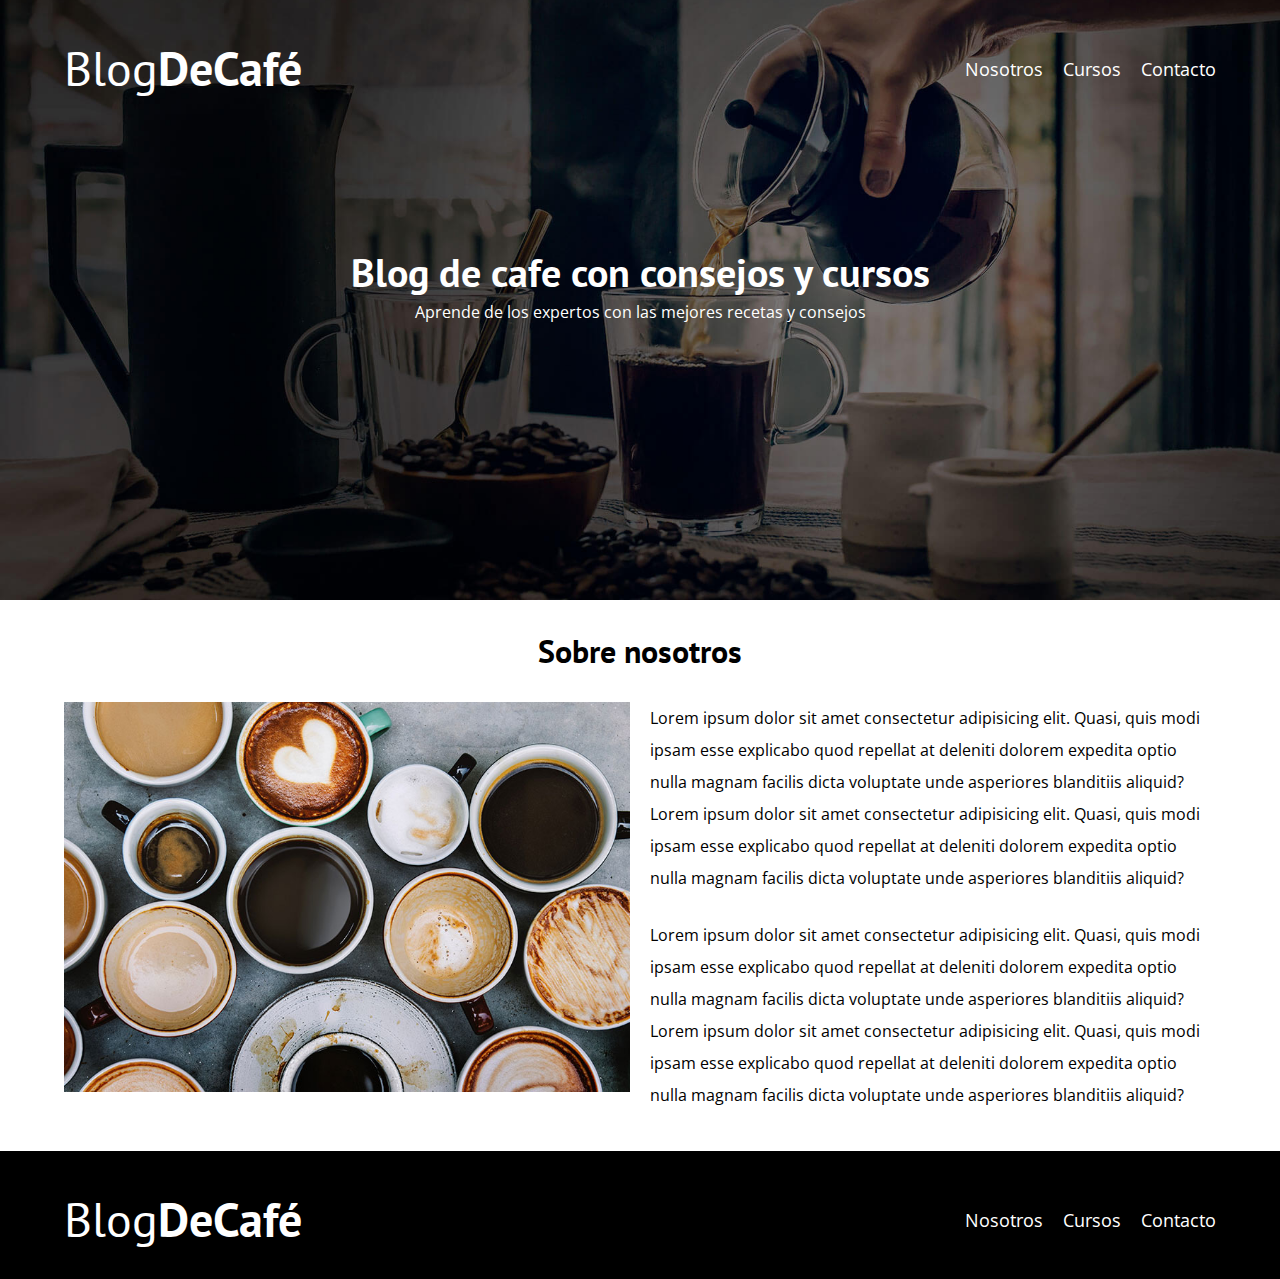
<file: BlogCafe/nosotros.html>
<!DOCTYPE html>
<html lang="en">
<head>
    <meta charset="UTF-8">
    <meta name="viewport" content="width=device-width, initial-scale=1.0">
    <title>Blog de cafe</title>
    <link rel="stylesheet" href="CSS/normalize.css">
    <link rel="preconnect" href="https://fonts.googleapis.com">
    <link rel="preconnect" href="https://fonts.gstatic.com" crossorigin>
    <link href="https://fonts.googleapis.com/css2?family=Open+Sans:ital,wght@0,300..800;1,300..800&family=PT+Sans:ital,wght@0,400;0,700;1,400;1,700&display=swap" rel="stylesheet">
    <link rel="stylesheet" href="CSS/style.css">
</head>
<body>
    <header class= "header">
        <div class="contenedor">
            <div class="barra">
                <a href="index.html" class="logo">
                    <h1 class="logo__nombre no-margin centrar-texto">Blog<span class="logo__bold">DeCafé</span></h1>
                </a>
                <nav class="navegacion">
                    <a href="nosotros.html" class="navegacion__enlace">Nosotros</a>
                    <a href="cursos.html" class="navegacion__enlace">Cursos</a>
                    <a href="contacto.html" class="navegacion__enlace">Contacto</a>
                </nav>
            </div>
        </div>

        <div class="header__texto">
            <h2 class="no-margin">Blog de cafe con consejos y cursos</h2>
            <p class="no-margin">Aprende de los expertos con las mejores recetas y consejos</p>
        </div>
    </header>

    <main class="contenedor">
        <h3 class="centrar-texto">Sobre nosotros</h3>
        <div class="sobre-nosotros">
            <div class="sobre-nosotros__imagen">
                <img src="img/nosotros.jpg" alt="imagen nosotros">
            </div>
            <div class="sobre-nosotros__texto">
                <p class="no-margin sobre-nosotros__texto-contenido">Lorem ipsum dolor sit amet consectetur adipisicing elit. 
                Quasi, quis modi ipsam esse explicabo quod repellat at deleniti 
                dolorem expedita optio nulla magnam facilis dicta voluptate unde asperiores 
                blanditiis aliquid? Lorem ipsum dolor sit amet consectetur adipisicing elit. 
                Quasi, quis modi ipsam esse explicabo quod repellat at deleniti 
                dolorem expedita optio nulla magnam facilis dicta voluptate unde asperiores 
                blanditiis aliquid?</p>

                <p class="no-margin sobre-nosotros__texto-contenido">Lorem ipsum dolor sit amet consectetur adipisicing elit. 
                Quasi, quis modi ipsam esse explicabo quod repellat at deleniti 
                dolorem expedita optio nulla magnam facilis dicta voluptate unde asperiores 
                blanditiis aliquid? Lorem ipsum dolor sit amet consectetur adipisicing elit. 
                Quasi, quis modi ipsam esse explicabo quod repellat at deleniti 
                dolorem expedita optio nulla magnam facilis dicta voluptate unde asperiores 
                blanditiis aliquid?</p>
            </div>
        </div>
    </main>

    <footer class="footer">
        <div class="contenedor">
            <div class="barra">
                <a href="index.html" class="logo">
                    <h1 class="logo__nombre no-margin centrar-texto">Blog<span class="logo__bold">DeCafé</span></h1>
                </a>
                <nav class="navegacion">
                    <a href="nosotros.html" class="navegacion__enlace">Nosotros</a>
                    <a href="cursos.html" class="navegacion__enlace">Cursos</a>
                    <a href="contacto.html" class="navegacion__enlace">Contacto</a>
                </nav>
            </div> 
        </div>
    </footer>
</body>
</html>
</file>
<file: BlogCafe/CSS/style.css>
:root {
    --fuenteHeading: 'PT Sans', sans-serif;
    --fuenteParrafos: 'Open Sans', sans-serif;

    --primario: #784D3C;
    --gris: #E1E1E1;
    --blanco: #FFFFFF;
    --negro: #000000;
}

html {
    box-sizing: border-box;
    font-size: 62.5%; /*1rm = 10px*/
}
*, *:before, *:after {
    box-sizing: inherit;
}
body {
    font-family: var(--fuenteParrafos);
    font-size: 1.6rem;
    line-height: 2; /* Interlineado */
}

/** Globales **/
.contenedor {
    width: min(90%, 120rem); /*Esto es igual que esto max-width: 120rem; width: 90%;*/
    margin: 0 auto;
}

a {
    text-decoration: none;
}

h1, h2, h3, h4 {
    font-family: var(--fuenteHeading);
    line-height: 1.2;
}
h1 {
    font-size: 4.8rem;
}
h2 {
    font-size: 4rem;
}
h3 {
    font-size: 3.2rem;
}
h4 {
    font-size: 2.8rem;
}

img {
    max-width: 100%;
}

/** Utilidades **/
.no-margin {
    margin: 0;
}

.no-padding {
    padding: 0;
}

.centrar-texto {
    text-align: center;
}

/** Header **/
.header {
    background-image: url(../img/banner.jpg);
    height: 60rem;
    background-size: cover;
    background-repeat: no-repeat;
    background-position: center center;
}

.header__texto {
    text-align: center;
    color: var(--blanco);
    margin-top: 5rem;
}

@media (min-width: 768px) {
    .header__texto {
        margin-top: 15rem;
    }
}

.barra {
    padding-top: 4rem;
}

@media (min-width: 768px) {
    .barra {
        display: flex;
        justify-content: space-between;
        align-items: center;
    }
}

.logo {
    color: var(--blanco);
}

.logo__nombre {
    font-weight: normal;
}

.logo__bold {
    font-weight: 700;
    color: var(--blanco);
}

/** Navegacion **/

@media (min-width: 768px) {
    .navegacion{
        display: flex;
        gap: 2rem;
    }
}

.navegacion__enlace {
    display: block;
    text-align: center;
    font-size: 1.8rem;
    color: var(--blanco);
}

/** Contenido principal **/

@media (min-width: 768px) {
    .contenido-principal {
        display: grid;
        grid-template-columns: repeat(2, 1fr);
        gap: 4rem;
    }
}

.entrada {
    border-bottom: var(--gris) 1px solid;
    margin-bottom: 2rem;
}

.entrada:last-of-type {
    border: none;
    margin-bottom: 0;
}

/*Botones*/

.boton {
    display:block;
    font-family: var(--fuenteHeading);
    color: var(--blanco);
    text-align: center;
    padding: 1rem 3rem;
    font-size: 1.8rem;
    text-transform: uppercase;
    font-weight: 700;
    margin-bottom: 2rem;
    border-radius: 5px;
}

@media (min-width: 768px) {
    .boton {
        display: inline-block;
    }
}

.boton--primario {
    background-color: var(--negro);
}

.boton--secundario {
    background-color: var(--primario);

}

/*Cursos*/
.cursos {
    list-style: none;
}

.widget-curso {
    border-bottom: 1px solid var(--gris);
    margin-bottom: 2rem;
}

.widget-curso:last-of-type {
    border: none;
    margin-bottom: 0;
}

.widget-curso__label,
.curso__label {
    font-family: var(--fuenteHeading);
    font-weight: bold;;
}

.widget-curso__info,
.curso__label {
    font-weight: 400;
}

.widget-curso__label,
.widget-curso__info,
.curso__label,
.curso__info {
    font-size: 2rem;
}

/*Sobre nosotros*/
@media (min-width: 768px) {
    .sobre-nosotros {
        display: grid;
        grid-template-columns: repeat(2, 1fr);
        gap: 2rem;
    }
    .sobre-nosotros__texto-contenido {
        margin-bottom: 2.5rem;
    }
    .sobre-nosotros__texto-contenido:last-of-type {
        margin: 0;
    }
}

.sobre-nosotros__texto-contenido {
    margin-bottom: 2.5rem;
}
.sobre-nosotros__texto-contenido:last-of-type {
    margin: 0;
}

/*Cursos*/
@media (min-width: 768px) {
    .curso {
        display: grid;
        grid-template-columns: 1fr 2fr;
        gap: 2rem;
    }
}

.curso {
    padding: 2rem 0;
    border-bottom: 1px solid var(--gris);
}

.curso:last-of-type {
    border: none;
}

/*Footer*/
.footer {
    background-color: var(--negro);
    padding-bottom: 3rem;
    margin-top: 4rem;
}
</file>
<file: Freelancer/CSS/style.css>
:root {
    --blanco: #FFFFFF;
    --negro: #212121;
    --primario: #FFC107;
    --secundario: #0097A7;
    --gris: #757575;
    --grisClaro: #DFE9F3;
}

/* Hack para reiniciar el tamaño del rem: 1rem = 10px */
/* apply a natural box layout model to all elements, but allowing components to change */
html {
    font-size: 62.5%;
    box-sizing: border-box;
}
*, *:before, *:after {
    box-sizing: inherit;
}

body {
    font-size: 15px;
    font-family: 'Krub', sans-serif;
    background-image: linear-gradient(to top, var(--grisClaro) 0%, var(--blanco) 100%);
}
/* Fin hack */

/* Globales */
h1 {
    font-size: 3.8rem;
}

h2 {
    font-size: 2.8rem;
}

h3 {
 font-size: 1.8rem;
}

h1,h2,h3 {
    text-align: center;
}
/* Fin globales */

.sombra {
    -webkit-box-align: 0px 5px 15px 0px rgba(0,0,0,0.54);
    -moz-box-shadow: 0px 5px 15px 0px rgba(0,0,0,0.54);
    box-shadow: 0px 5px 15px 0px rgba(0,0,0,0.54);
    background-color: var(--blanco);
    padding: 2rem;
    border-radius: 1rem;

}

.boton {
    background-color: var(--secundario);
    color: var(--blanco);
    padding: 1rem 3rem;
    text-decoration: none;
    margin-top: 3rem;
    font-size: 2rem;
    text-transform: uppercase;
    font-weight: bold;
    border-radius: .5rem;
    width: 90%;
    text-align: center;
    border: none;
}

.boton:hover{
    cursor: pointer;
}

@media (min-width: 768px) {
    .boton {
        width: auto;
    }
}

.titulo{
    text-align: center;
}

 /* El primer selector es el padre y el segundo es el hijo (Solo seleccione los span hijos del h1) */
.titulo span {
    font-size: 2rem;
}

.contenedor {
    max-width: 120rem;
    margin: 0 auto;
}

/* Utilidades */
.w-small-100 { /* Width-small-100 se crea para hacer un nombre especifico de que se use en un dispositivo pequeño el 100% del espacio disponible*/
    width: 100%;
}
@media (min-width: 768px) {
    .w-small-100 {
        width: auto;
    }
}

.flex {
    display: flex;
}

.alinear-derecha {
    justify-content: flex-start;
}   

.nav-bg {
    background-color: var(--secundario);
}

/* Navegacion principal */
.navegacion-principal {
    display: flex;
    flex-direction: column;
}
@media (min-width: 768px) {
    .navegacion-principal {
        flex-direction: row;
        justify-content: space-between;
    }
}

.navegacion-principal a {
    display: block;
    text-align: center;
    padding: 1rem;
    color: var(--blanco);
    text-decoration: none;
    font-size: 2rem;
    font-weight: bold;
}

.navegacion-principal a:hover {
    background-color: var(--primario);
    color: var(--negro);
    transition: calc(.1s);
}

.hero {
    background-image: url(../img/hero.jpg);
    background-repeat: no-repeat;
    background-size: cover;
    height: 45rem;
    position: relative;
    margin-bottom: 2rem;
}

.contenido-hero {
    position: absolute;
    background-color: rgba(0 0 0 / 65%);
    width: 100%;
    height: 100%;

    display: flex;
    flex-direction: column;
    justify-content: center;
    align-items: center;
}

.contenido-hero h2,
.contenido-hero p {
    color: var(--blanco);
}

.ubicacion {
    display: flex;
    align-items: flex-end;
}

/* Servicios */
@media (min-width: 768px) {
    .servicios {
        display: grid;
        grid-template-columns: repeat(3, 1fr);
        column-gap: 1rem;
    }    
}

.servicio {
    display: flex;
    flex-direction: column;
    align-items: center;
}

.servicio p {
    line-height: 2;
}

.servicio h3 {
    color: var(--secundario);
    font-weight: normal;
}

.servicio .iconos {
    height: 15rem;
    width: 15rem;
    background-color: var(--primario);
    border-radius: 50%;

    display: flex;
    justify-content: space-evenly;
    align-items: center;
}

/* Formulario contacto */
.formulario {
    background-color: var(--gris);
    width: min(85rem, 100%);/* Utilizar el valor mas pequeño entre los dos valores que pongas*/
    margin: 0 auto; /* Se usa esto para centrar cuando sea un block y el padre no sea un flex */
    padding: 2rem;
    border-radius: 2rem;
}

.formulario fieldset {
    border: none;
}

.formulario legend {
    text-align: center;
    font-size: 1.8rem;
    text-transform: uppercase;
    font-weight: 700;
    margin-bottom: 2rem;
    color: var(--primario);
}

@media (min-width: 768px) {
    .contenedor-campos {
        display: grid;
        grid-template-columns: repeat(2, 1fr);
        grid-template-rows: auto auto 20rem;
        column-gap: 1rem;
    }

    .campo:nth-child(3),
    .campo:nth-child(4) { /* Seleccionar cual de los divs con la clase campo se quiere usar */
        grid-column: 1/3;
    }    
}

.campo {
    margin-bottom: 1rem;
}

.campo label {
    color: var(--blanco);
    font-weight: bold;
    margin-bottom: .5rem;
    display: block;
}

.input-text {
    width: 100%;
    border: none;
    padding: 1.5rem;
    border-radius: 1.5rem;
}
@media (min-width: 768px) {
    .input-text {
        border-radius: .5rem;
    }    
}

.campo  textarea {
    height: 20rem;
    overflow: scroll;
    resize: none;
}

.footer {
    text-align: center;
    font-weight: bold;
}
</file>
<file: Juego Culo/css/style.css>
body {
    margin: 0;
    background: linear-gradient(to right, #182848, #4b6cb7);
    font-family: 'Carrois Gothic SC', sans-serif;
    color: white;
}

.container {
    max-width: 800px;
    margin: 0 auto;
    padding: 2rem;
    text-align: center;
}

h1 {
    font-size: 3rem;
    margin-bottom: 0.5rem;
}

.subtitulo {
    font-size: 1.5rem;
    color: #cddcfa;
    margin-bottom: 2rem;
}

.panel-control {
    margin-bottom: 2rem;
}

.panel-control button {
    background-color: #fff;
    color: #182848;
    border: none;
    padding: 1rem 2rem;
    margin: 0.5rem;
    font-size: 1.2rem;
    font-weight: bold;
    border-radius: 8px;
    cursor: pointer;
    transition: background 0.3s;
}

.panel-control button:hover {
    background-color: #e0e0e0;
}

.campo-batalla {
    display: flex;
    justify-content: space-around;
    align-items: stretch;
    gap: 2rem;
    margin: 2rem 0;
    flex-wrap: wrap;
}
.campo-batalla .tarjeta {
    flex: 1;
    display: flex;
    flex-direction: column;
    justify-content: center;
    align-items: center;
}

.tarjeta {
    background-color: rgba(255, 255, 255, 0.1);
    padding: 1.5rem;
    border-radius: 10px;
    width: 40%;
    min-width: 200px;
    box-shadow: 0 0 10px rgba(0,0,0,0.3);
}

.tarjeta h2 {
    margin-top: 0;
    font-size: 2rem;
}

.tarjeta p {
    font-size: 1.5rem;
}

.vs {
    font-size: 2rem;
    margin: 1rem;
}

.panel-armas {
    margin-top: 2rem;
}

.panel-armas h3 {
    margin-bottom: 1rem;
    font-size: 1.8rem;
}

.panel-armas button {
    background-color: #ffcc00;
    color: #000;
    border: none;
    padding: 0.8rem 1.5rem;
    margin: 0.5rem;
    font-size: 1rem;
    border-radius: 5px;
    cursor: pointer;
    transition: background 0.3s ease;
}

.panel-armas button:hover {
    background-color: #ffdb4d;
}

.mensaje-arma {
    font-size: 1.8rem;
    font-style: italic;
    color: #ffff;
    text-align: center;
    margin-top: 1rem;
    animation: aparecer 0.3s ease-in;
}

@keyframes aparecer {
    from {
        opacity: 0;
        transform: translateY(-10px);
    }
    to {
        opacity: 1;
        transform: translateY(0);
    }
}

/* Fade in-out para el mensaje crítico */
.fade {
    animation: fadeInOut 2s ease-in-out;
}

@keyframes fadeInOut {
    0% { opacity: 0; }
    10% { opacity: 1; }
    90% { opacity: 1; }
    100% { opacity: 0; }
}

/* Temblor para la tarjeta del objetivo */
.temblor {
    animation: shake 0.5s;
}

@keyframes shake {
    0% { transform: translateX(0); }
    20% { transform: translateX(-5px); }
    40% { transform: translateX(5px); }
    60% { transform: translateX(-5px); }
    80% { transform: translateX(5px); }
    100% { transform: translateX(0); }
}
</file>
